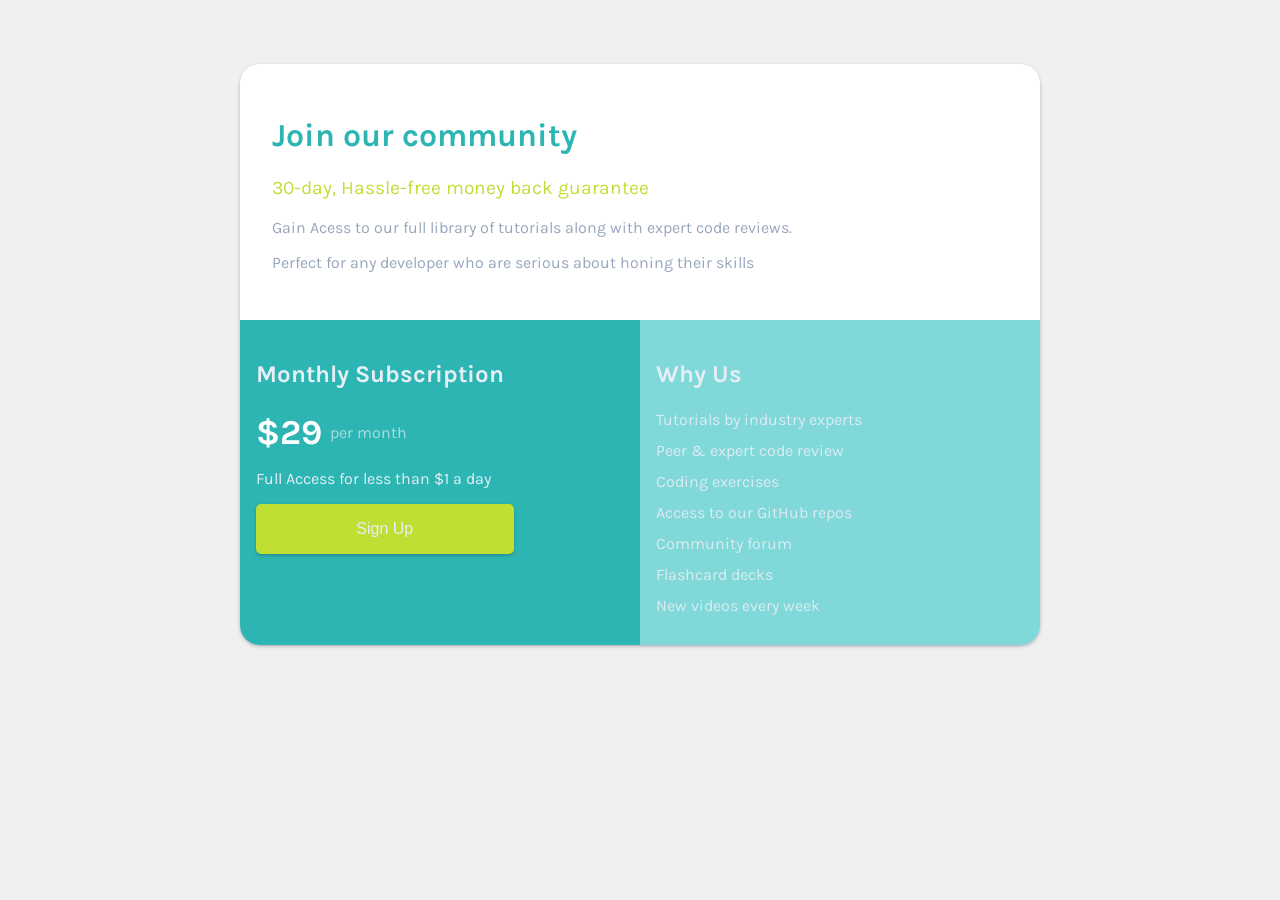
<file: Assignment 3/index.html>
<!doctype html>
<html lang="en">
  <head>
    <meta charset="UTF-8" />
    <meta name="viewport" content="width=device-width, initial-scale=1.0" />
    <title>Third Assignment</title>
    <!-- css -->
    <link rel="stylesheet" href="style.css" />
    <!-- font -->
    <link rel="preconnect" href="https://fonts.googleapis.com" />
    <link rel="preconnect" href="https://fonts.gstatic.com" crossorigin />
    <link href="https://fonts.googleapis.com/css2?family=Karla:ital,wght@0,200..800;1,200..800&display=swap" rel="stylesheet" />
  </head>
  <body>
    <div class="card-container">
      <div class="card-heading">
        <h1>Join our community</h1>
        <p>30-day, Hassle-free money back guarantee</p>
        <p>Gain Acess to our full library of tutorials along with expert code reviews.</p>
        <p>Perfect for any developer who are serious about honing their skills</p>
      </div>
      <!-- card body - contains the card contents -->
      <div class="card-body">
        <div class="card">
          <h3>Monthly Subscription</h3>
          <div class="sub-info">
            <span class="price">$29</span>
            <span class="duration">per month</span>
          </div>
          <p class="last-p">Full Access for less than &#36;1 a day</p>
          <button>Sign Up</button>
        </div>
        <!-- second card -->
        <div class="card card-2">
          <h3>Why Us</h3>
          <p>Tutorials by industry experts</p>
          <p>Peer & expert code review</p>
          <p>Coding exercises</p>
          <p>Access to our GitHub repos</p>
          <p>Community forum</p>
          <p>Flashcard decks</p>
          <p>New videos every week</p>
        </div>
      </div>
    </div>
  </body>
</html>
</file>
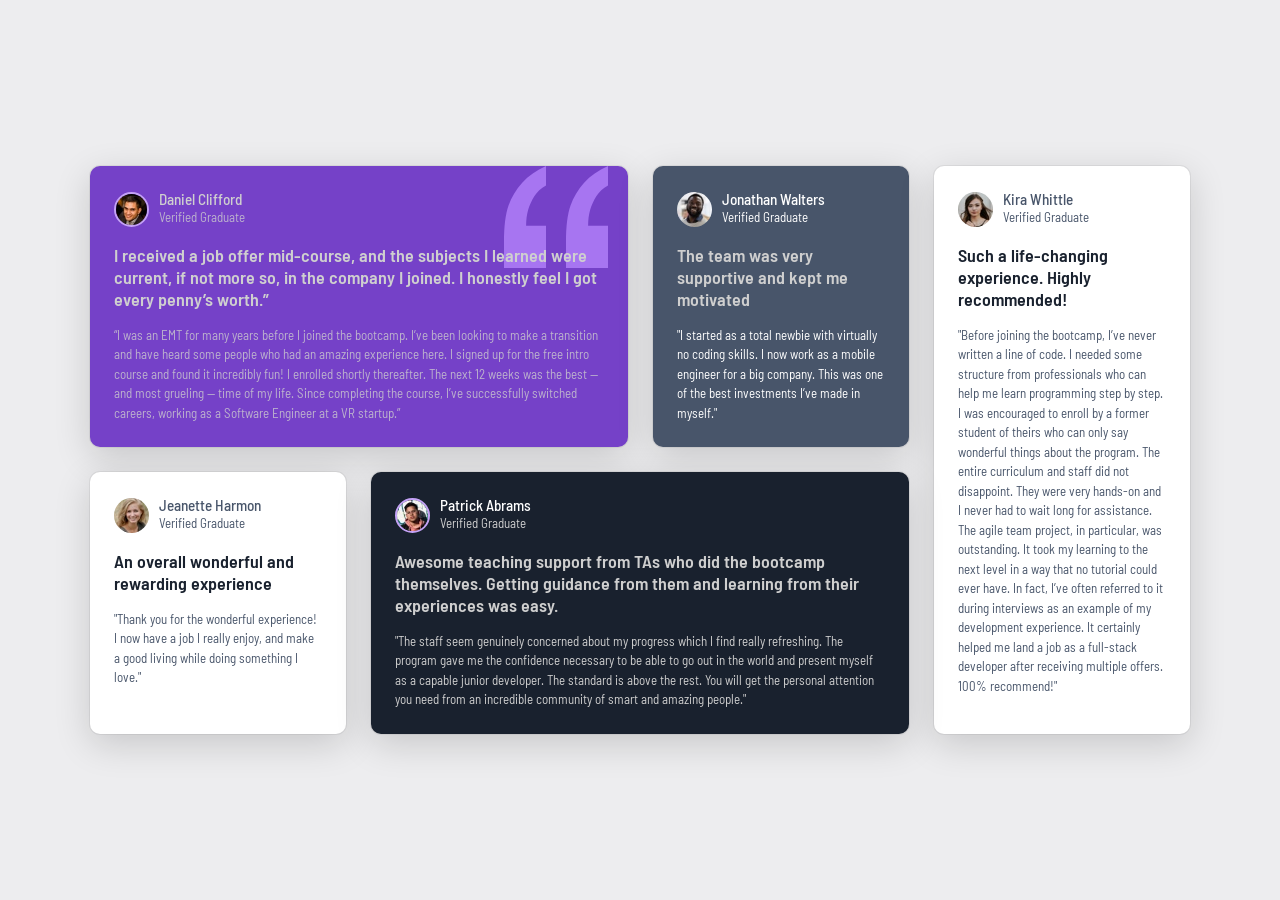
<file: Assignment 4/index.html>
<!doctype html>
<html lang="en">
  <head>
    <meta charset="UTF-8" />
    <meta name="viewport" content="width=device-width, initial-scale=1.0" />
    <title>Assignment 4</title>
    <!-- css -->
    <link rel="stylesheet" href="style.css" />
    <!-- font -->
    <link rel="preconnect" href="https://fonts.googleapis.com" />
    <link rel="preconnect" href="https://fonts.gstatic.com" crossorigin />
    <link
      href="https://fonts.googleapis.com/css2?family=Barlow+Semi+Condensed:ital,wght@0,100;0,200;0,300;0,400;0,500;0,600;0,700;0,800;0,900;1,100;1,200;1,300;1,400;1,500;1,600;1,700;1,800;1,900&display=swap"
      rel="stylesheet" />
  </head>
  <body>
    <div class="cards-container">
      <!-- Daniel Clifford -->
      <div class="card card1">
        <div class="card-info">
          <img src="images/image-daniel.jpg" alt="Daniel favicon" />
          <div class="heading">
            <h3>Daniel Clifford</h3>
            <p>Verified Graduate</p>
          </div>
        </div>
        <div class="card-text">
          <h4>I received a job offer mid-course, and the subjects I learned were current, if not more so, in the company I joined. I honestly feel I got every penny’s worth.”</h4>
          <p>
            “I was an EMT for many years before I joined the bootcamp. I’ve been looking to make a transition and have heard some people who had an amazing experience here. I signed up for the free
            intro course and found it incredibly fun! I enrolled shortly thereafter. The next 12 weeks was the best — and most grueling — time of my life. Since completing the course, I’ve
            successfully switched careers, working as a Software Engineer at a VR startup.”
          </p>
        </div>
      </div>
      <!-- Jonathan walters -->
      <div class="card card2">
        <div class="card-info">
          <img src="images/image-jonathan.jpg" alt="Jonathan Walters favicon" />
          <div class="heading">
            <h3>Jonathan Walters</h3>
            <p>Verified Graduate</p>
          </div>
        </div>
        <div class="card-text">
          <h4>The team was very supportive and kept me motivated</h4>
          <p>"I started as a total newbie with virtually no coding skills. I now work as a mobile engineer for a big company. This was one of the best investments I’ve made in myself."</p>
        </div>
      </div>
      <!-- Kira Whittle -->
      <div class="card card3">
        <div class="card-info">
          <img src="images/image-kira.jpg" alt="Kira Whittle favicon" />
          <div class="heading">
            <h3>Kira Whittle</h3>
            <p>Verified Graduate</p>
          </div>
        </div>
        <div class="card-text">
          <h4>Such a life-changing experience. Highly recommended!</h4>
          <p>
            "Before joining the bootcamp, I’ve never written a line of code. I needed some structure from professionals who can help me learn programming step by step. I was encouraged to enroll by a
            former student of theirs who can only say wonderful things about the program. The entire curriculum and staff did not disappoint. They were very hands-on and I never had to wait long for
            assistance. The agile team project, in particular, was outstanding. It took my learning to the next level in a way that no tutorial could ever have. In fact, I’ve often referred to it
            during interviews as an example of my development experience. It certainly helped me land a job as a full-stack developer after receiving multiple offers. 100% recommend!"
          </p>
        </div>
      </div>
      <!-- Jeanette Harmon -->
      <div class="card card4">
        <div class="card-info">
          <img src="images/image-jeanette.jpg" alt="Jeanette Harmon favicon" />
          <div class="heading">
            <h3>Jeanette Harmon</h3>
            <p>Verified Graduate</p>
          </div>
        </div>
        <div class="card-text">
          <h4>An overall wonderful and rewarding experience</h4>
          <p>"Thank you for the wonderful experience! I now have a job I really enjoy, and make a good living while doing something I love."</p>
        </div>
      </div>
      <!-- Patrick Abrams -->
      <div class="card card5">
        <div class="card-info">
          <img src="images/image-patrick.jpg" alt="Patrick Abrams favicon" />
          <div class="heading">
            <h3>Patrick Abrams</h3>
            <p>Verified Graduate</p>
          </div>
        </div>
        <div class="card-text">
          <h4>Awesome teaching support from TAs who did the bootcamp themselves. Getting guidance from them and learning from their experiences was easy.</h4>
          <p>
            "The staff seem genuinely concerned about my progress which I find really refreshing. The program gave me the confidence necessary to be able to go out in the world and present myself as a
            capable junior developer. The standard is above the rest. You will get the personal attention you need from an incredible community of smart and amazing people."
          </p>
        </div>
      </div>
    </div>
  </body>
</html>
</file>
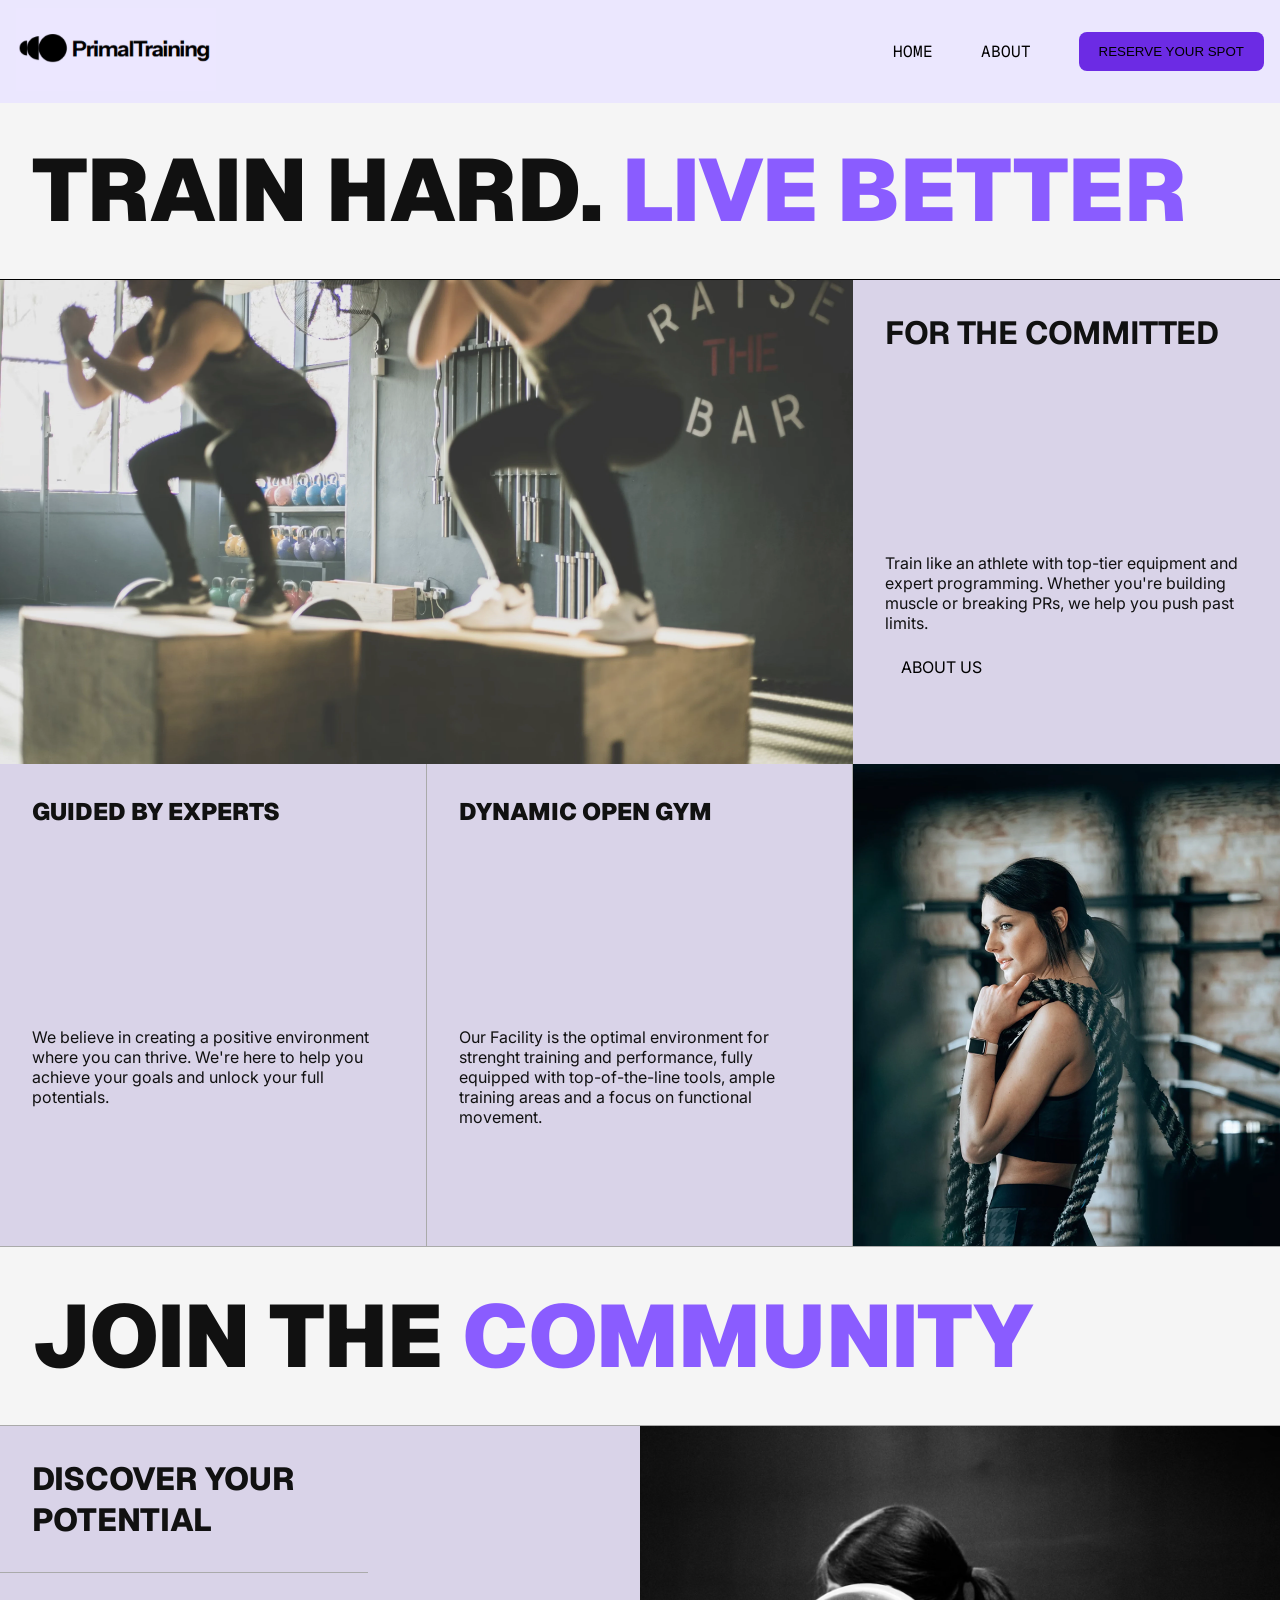
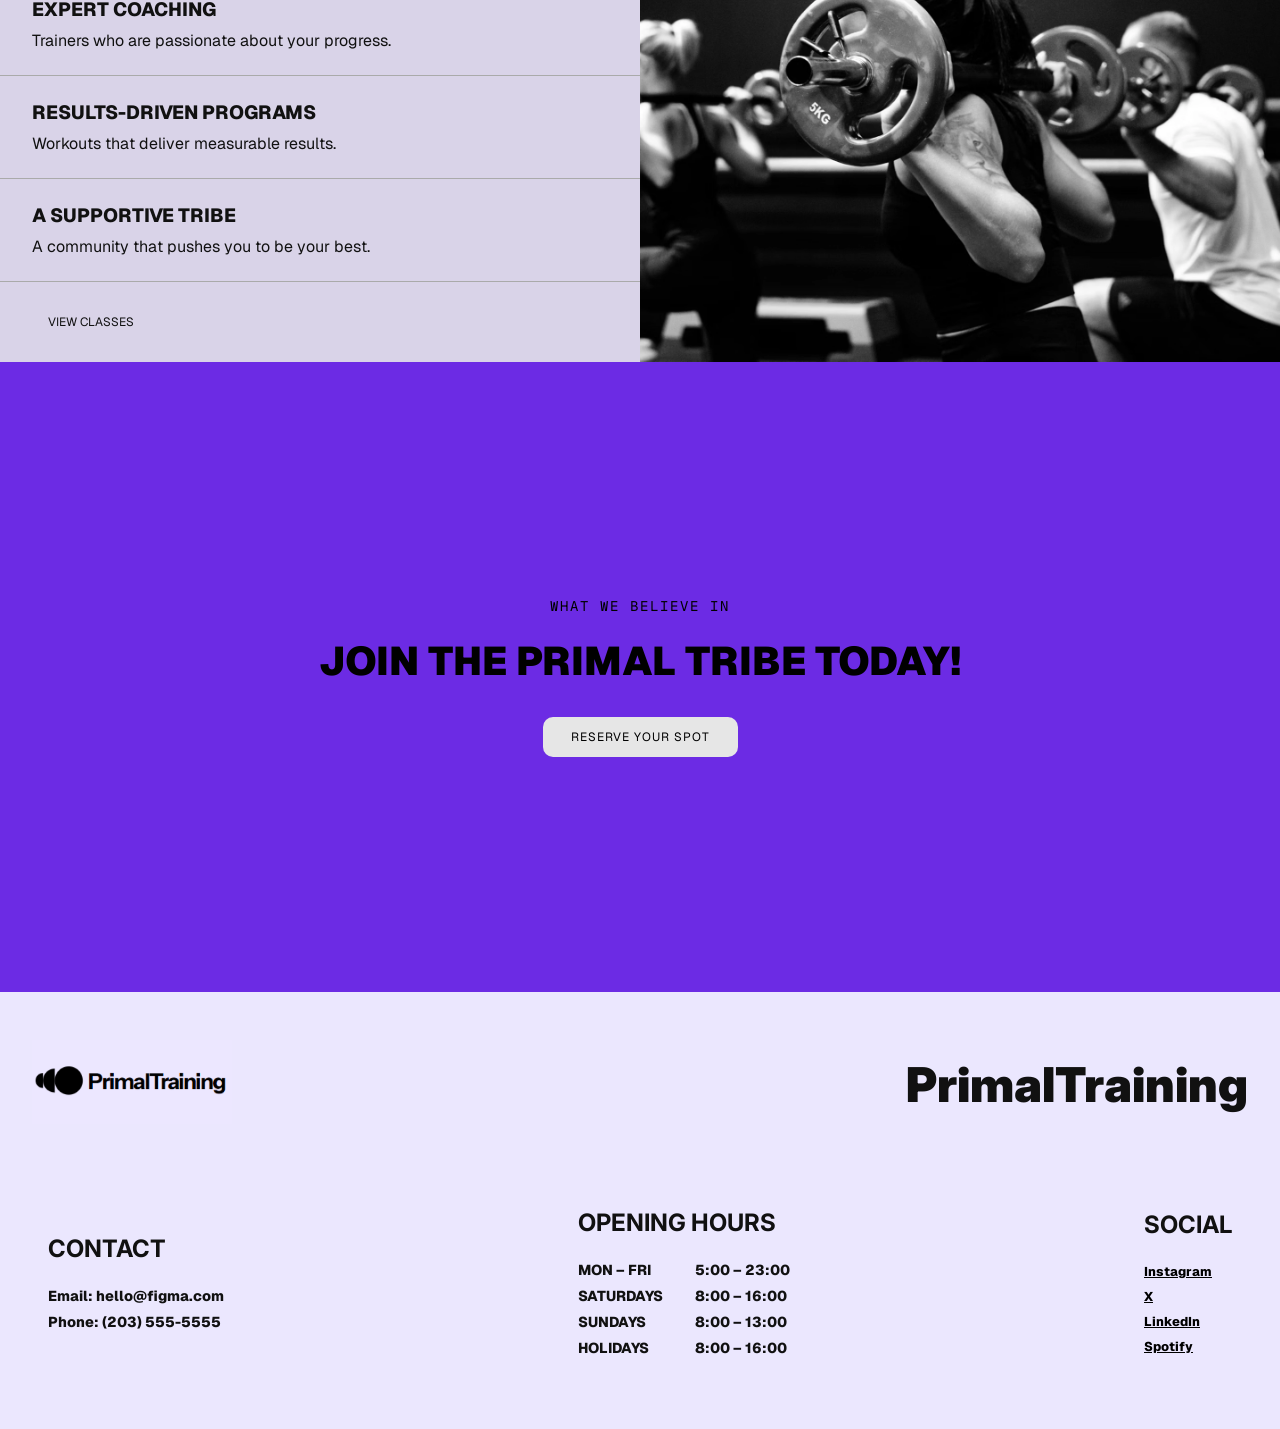
<file: Assignment 6/index.html>
<!doctype html>
<html lang="en">
  <head>
    <meta charset="UTF-8" />
    <meta name="viewport" content="width=device-width, initial-scale=1.0" />
    <title>Primal Training</title>
    <link rel="preconnect" href="https://fonts.googleapis.com" />
    <link rel="preconnect" href="https://fonts.gstatic.com" crossorigin />
    <link
      href="https://fonts.googleapis.com/css2?family=Geist+Mono:wght@100..900&family=Geist:wght@100..900&family=Inter:ital,opsz,wght@0,14..32,100..900;1,14..32,100..900&display=swap"
      rel="stylesheet" />
    <link rel="stylesheet" href="style.css" />
    <script defer src="index.js"></script>
  </head>
  <body>
    <!-- NAVBAR -->
    <header class="navbar">
      <div class="nav-container">
        <div class="logo">
          <img src="images/logo.png" alt="" />
        </div>
        <div class="menu-toggle" id="menu-toggle">
          <svg xmlns="http://www.w3.org/2000/svg" width="32" height="32" fill="#000000" viewBox="0 0 256 256">
            <path id="menu-path" d="M224,128a8,8,0,0,1-8,8H136v80a8,8,0,0,1-16,0V136H40a8,8,0,0,1,0-16h80V40a8,8,0,0,1,16,0v80h80A8,8,0,0,1,224,128Z"></path>
          </svg>
        </div>
        <nav class="nav-links">
          <a href="#">HOME</a>
          <a href="#">ABOUT</a>
          <button class="btn-primary">RESERVE YOUR SPOT</button>
        </nav>
      </div>
    </header>

    <!-- HERO -->
    <section class="hero">
      <h1>TRAIN HARD. <span>LIVE BETTER</span></h1>
    </section>

    <!-- SECTION 1 -->
    <section class="section split">
      <div class="image">
        <img src="images/image_7_cujxxf.webp" alt="training" />
      </div>

      <div class="content">
        <h2>FOR THE COMMITTED</h2>
        <p>Train like an athlete with top-tier equipment and expert programming. Whether you're building muscle or breaking PRs, we help you push past limits.</p>
        <a href="#">ABOUT US</a>
      </div>
    </section>

    <!-- SECTION 2 -->
    <section class="section grid-3">
      <div class="box">
        <h3>GUIDED BY EXPERTS</h3>
        <p>We believe in creating a positive environment where you can thrive. We're here to help you achieve your goals and unlock your full potentials.</p>
      </div>

      <div class="box">
        <h3>DYNAMIC OPEN GYM</h3>
        <p>Our Facility is the optimal environment for strenght training and performance, fully equipped with top-of-the-line tools, ample training areas and a focus on functional movement.</p>
      </div>

      <div class="image">
        <img src="images/image_5_yktrze.webp" alt="trainer" />
      </div>
    </section>

    <!-- SECTION 3 -->
    <section class="community">
      <h1>JOIN THE <span>COMMUNITY</span></h1>

      <div class="community-grid">
        <div class="left">
          <h2>DISCOVER YOUR POTENTIAL</h2>

          <div class="item">
            <h4>EXPERT COACHING</h4>
            <p>Trainers who are passionate about your progress.</p>
          </div>

          <div class="item">
            <h4>RESULTS-DRIVEN PROGRAMS</h4>
            <p>Workouts that deliver measurable results.</p>
          </div>

          <div class="item">
            <h4>A SUPPORTIVE TRIBE</h4>
            <p>A community that pushes you to be your best.</p>
          </div>
          <div>
            <div class="view">
              <a>VIEW CLASSES</a>
            </div>
          </div>
        </div>
        <div class="right">
          <img src="images/image_6_gtgg11.webp" alt="community" />
        </div>
      </div>
    </section>

    <!-- Gradient section -->
    <section class="cta">
      <div class="cta-content">
        <p class="cta-subtitle">WHAT WE BELIEVE IN</p>

        <h1 class="cta-title">JOIN THE PRIMAL TRIBE TODAY!</h1>

        <button class="cta-btn">RESERVE YOUR SPOT</button>
      </div>
    </section>

    <!-- footer -->

    <footer class="footer">
      <!-- TOP BRAND ROW -->
      <div class="footer-top">
        <div class="footer-logo">
          <img src="images/logo.png" alt="logo" />
        </div>

        <h1 class="footer-brand">PrimalTraining</h1>
      </div>

      <!-- BOTTOM CONTENT -->
      <div class="footer-content">
        <div class="footer-col">
          <h3>CONTACT</h3>
          <p>Email: hello@figma.com</p>
          <p>Phone: (203) 555-5555</p>
        </div>

        <div class="footer-col">
          <h3>OPENING HOURS</h3>

          <div class="duration">
            <div class="days">
              <p>MON – FRI</p>
              <p>SATURDAYS</p>
              <p>SUNDAYS</p>
              <p>HOLIDAYS</p>
            </div>
            <div class="time">
              <p>5:00 – 23:00</p>
              <p>8:00 – 16:00</p>
              <p>8:00 – 13:00</p>
              <p>8:00 – 16:00</p>
            </div>
          </div>
        </div>

        <div class="footer-col">
          <h3>SOCIAL</h3>
          <a href="#">Instagram</a>
          <a href="#">X</a>
          <a href="#">LinkedIn</a>
          <a href="#">Spotify</a>
        </div>
      </div>
    </footer>
  </body>
</html>
</file>
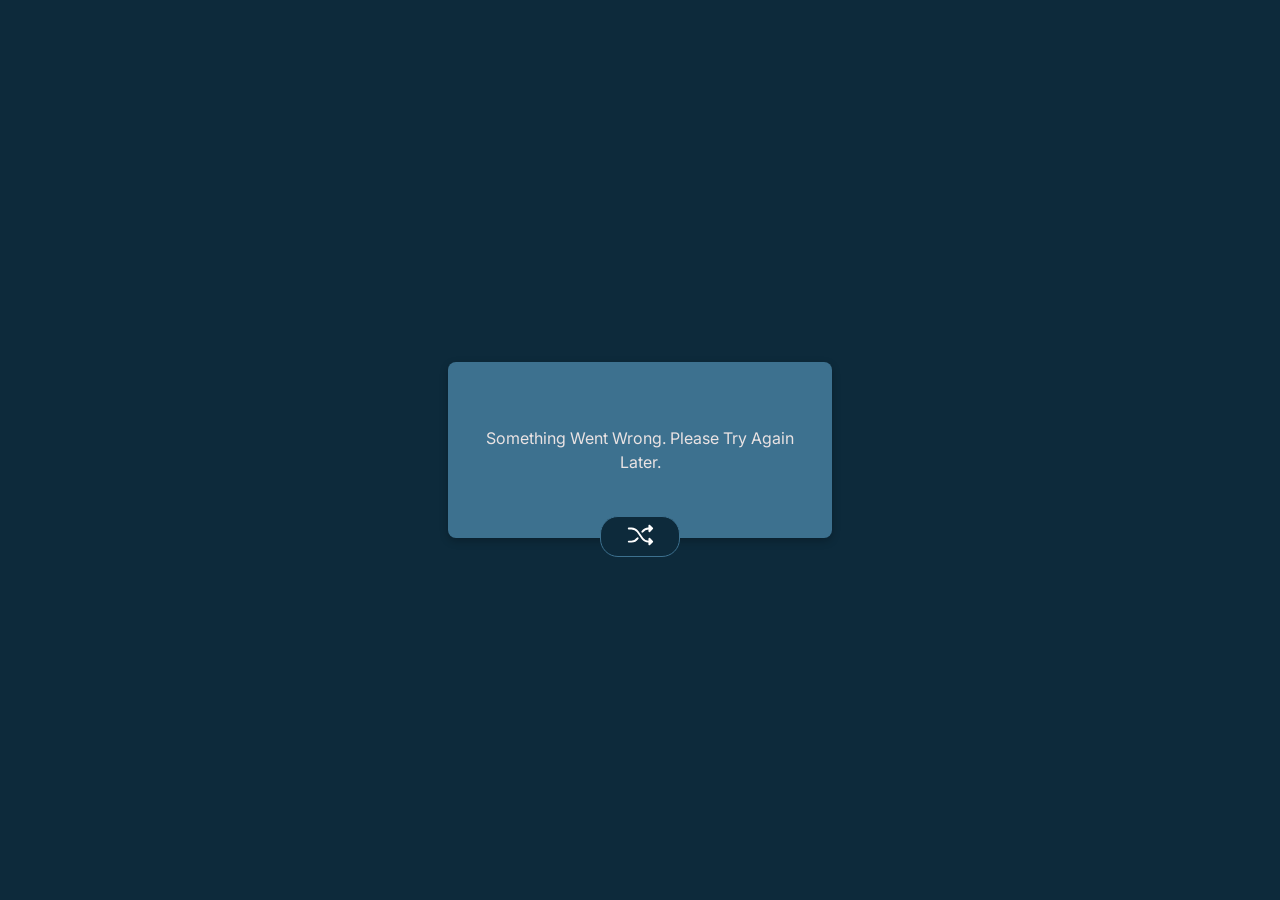
<file: Assignment 7/index.html>
<!doctype html>
<html lang="en">
  <head>
    <meta charset="UTF-8" />
    <meta name="viewport" content="width=device-width, initial-scale=1.0" />
    <title>Advice APP</title>
    <!-- css file -->
    <link rel="stylesheet" href="style.css" />
    <!-- font -->
    <link rel="preconnect" href="https://fonts.googleapis.com" />
    <link rel="preconnect" href="https://fonts.gstatic.com" crossorigin />
    <link href="https://fonts.googleapis.com/css2?family=Inter:ital,opsz,wght@0,14..32,100..900;1,14..32,100..900&display=swap" rel="stylesheet" />
    <!-- js file -->
    <script defer src="index.js"></script>
  </head>
  <body>
    <div class="card-body">
      <card-top>
        <p class="jokes-id" id="id"></p>
      </card-top>

      <div class="card-details">
        <p class="jokes" id="jokes"></p>
      </div>

      <button class="dice-btn" id="diceBtn">
        <svg xmlns="http://www.w3.org/2000/svg" width="30" height="30" fill="#000000" viewBox="0 0 256 256">
          <path
            d="M237.66,178.34a8,8,0,0,1,0,11.32l-24,24A8,8,0,0,1,200,208V192a72.15,72.15,0,0,1-57.65-30.14l-41.72-58.4A56.1,56.1,0,0,0,55.06,80H32a8,8,0,0,1,0-16H55.06a72.12,72.12,0,0,1,58.59,30.15l41.72,58.4A56.08,56.08,0,0,0,200,176V160a8,8,0,0,1,13.66-5.66ZM143,107a8,8,0,0,0,11.16-1.86l1.2-1.67A56.08,56.08,0,0,1,200,80V96a8,8,0,0,0,13.66,5.66l24-24a8,8,0,0,0,0-11.32l-24-24A8,8,0,0,0,200,48V64a72.15,72.15,0,0,0-57.65,30.14l-1.2,1.67A8,8,0,0,0,143,107Zm-30,42a8,8,0,0,0-11.16,1.86l-1.2,1.67A56.1,56.1,0,0,1,55.06,176H32a8,8,0,0,0,0,16H55.06a72.12,72.12,0,0,0,58.59-30.15l1.2-1.67A8,8,0,0,0,113,149Z"></path>
        </svg>
      </button>
    </div>
  </body>
</html>
</file>
<file: Assignment 3/style.css>
* {
  padding: 0;
  box-sizing: border-box;
}
/* General styles */
body {
  font-family: karla, sans-serif;
  box-sizing: border-box;
  font-size: 16px;
  background-color: rgba(240, 240, 240);
}
/* card container and card contents */
.card-container {
  max-width: 800px;
  margin: 4rem auto;
  box-shadow:
    rgba(50, 50, 93, 0.25) 0px 2px 5px -1px,
    rgba(0, 0, 0, 0.3) 0px 1px 3px -1px;
  border-radius: 20px;
  overflow: hidden;
}
.card-heading {
  padding: 2rem;
  background-color: hsl(204, 43%, 100%);
  background-color: #fff;
}
.card-heading h1 {
  color: hsl(179, 61%, 44%);
}
.card-heading :nth-child(2) {
  color: hsl(71, 73%, 54%);
  font-size: 1.2rem;
}
.card-heading :nth-child(3),
.card-heading :nth-child(4) {
  color: hsl(218, 22%, 67%);
}
.card-body {
  display: grid;
  grid-template-columns: 1fr 1fr;
  justify-content: center;
}
.card {
  height: auto;
  background-color: hsl(179, 61%, 44%);
  padding: 1rem;
  color: white;
}
.card h3,
.card-2 h3 {
  color: hsl(204, 43%, 93%);
  font-size: 1.5rem;
}
.card-2 {
  background-color: hsl(181, 54%, 68%);
}
/* subscription and duration */
.sub-info {
  display: flex;
  gap: 0.5rem;
  align-items: center;
}

.sub-info .price {
  font-size: 35px;
  font-weight: bold;
}

.sub-info .duration {
  color: hsl(204, 43%, 93%);
  opacity: 0.7;
}
.last-p {
  color: hsl(204, 43%, 93%);
}
.card button {
  width: 70%;
  background-color: hsl(71, 73%, 54%);
  color: hsl(204, 43%, 93%);
  font-size: 1rem;
  border: none;
  padding: 1rem;
  border-radius: 5px;
  cursor: pointer;
  box-shadow:
    rgba(50, 50, 93, 0.25) 0px 2px 5px -1px,
    rgba(0, 0, 0, 0.3) 0px 1px 3px -1px;
}
.card button:hover {
  background-color: hsl(71, 82%, 39%);
  transition: all 0.5s ease;
}
/* second card styles */
.card-2 p {
  color: hsl(204, 43%, 93%);
  opacity: 0.9;
  line-height: 15px;
}

/* media queries */
@media (max-width: 768px) {
  .card-body {
    grid-template-columns: 1fr;
  }
  .card button {
    width: 80%;
    padding: 0.8rem;
  }
  .card h3,
  .card-2 h3 {
    color: hsl(204, 43%, 93%);
    font-size: 1.3rem;
  }
}
/* mobile view */
@media (max-width: 480px) {
  .card-container {
    max-width: 500px;
  }
  .card button {
    width: 100%;
    padding: 0.6rem;
  }
  .card-heading h1 {
    font-size: 1.3rem;
  }
  .card-heading :nth-child(2) {
    font-size: 1.125rem;
  }
  .card-heading :nth-child(3),
  .card-heading :nth-child(4) {
    font-size: 0.875rem;
  }

  .sub-info .price {
    font-size: 23px;
  }
  .sub-info .duration {
    font-size: 0.875rem;
  }
  .card h3,
  .card-2 h3 {
    color: hsl(204, 43%, 93%);
    font-size: 1.25rem;
  }
  .last-p {
    font-size: 0.875rem;
  }
  .card-2 p {
    font-size: 0.875rem;
  }
  .card button {
    font-size: 0.85rem;
  }
}
</file>
<file: Assignment 4/style.css>
* {
  margin: 0;
  padding: 0;
  box-sizing: border-box;
}
body {
  background-color: rgb(237, 237, 239);
  font-family: "Barlow Semi Condensed", sans-serif;
  font-weight: 400;
  /* font-size: 13px; */
  display: flex;
  justify-content: center;
  align-items: center;
  min-height: 100vh;
}
.cards-container {
  display: grid;
  grid-template-columns: repeat(4, 1fr);
  grid-template-rows: auto;
  grid-auto-rows: minmax(auto);
  gap: 25px;
  max-width: 1100px;
}
.card {
  padding: 1.5rem;
  border-radius: 10px;
  box-shadow:
    rgba(0, 0, 0, 0.16) 0px 10px 36px 0px,
    rgba(0, 0, 0, 0.06) 0px 0px 0px 1px;
  font-size: 13px;
  color: hsl(214, 17%, 92%);
  font-weight: 400;
}
.card1 {
  background-color: hsl(263, 55%, 52%);
  color: hsl(0, 0%, 81%);
  grid-column: 1 / 3;
  grid-row: 1 / 2;
  background-image: url("images/bg-pattern-quotation.svg");
  background-repeat: no-repeat;
  background-position: top right 20px;
}
.card1 p {
  color: hsl(0, 0%, 81%);
  opacity: 0.8;
}
.card p {
  font-size: 13px;
  font-weight: 400;
  line-height: 1.5;
}
.card-info {
  display: flex;
  gap: 10px;
  align-items: center;
  margin: 0 0 1rem 0;
}
.card-info img {
  border-radius: 50%;
  width: 35px;
  height: 35px;
}
.card1 img,
.card5 img {
  border: 2px solid hsl(264, 82%, 80%);
}
.card2 {
  grid-column: 3 / 4;
  grid-row: 1 / 2;
  background: hsl(217, 19%, 35%);
  color: white;
}
.card3 {
  grid-column: 4 / 5;
  grid-row: 1 / 3;
  background-color: #fff;
  color: white;
}

.card4 {
  grid-column: 1 / 2;
  grid-row: 2 / 3;
  background-color: hsl(0, 0%, 100%);
}
.card5 {
  grid-column: 2 / 4;
  grid-row: 2 / 3;
  background-color: #19212e;
  color: hsl(0, 0%, 100%);
}

.card h3 {
  font-weight: 500;
}

.card h4 {
  font-weight: 600;
  font-size: 18px;
}

.card3 h4,
.card4 h4 {
  color: hsl(219, 29%, 14%);
}

.card3 p,
.card4 p,
.card5 p {
  color: hsl(217, 19%, 35%);
}
.card5 p,
.card5 h4 {
  color: hsl(0, 0%, 81%);
}
h4 {
  color: hsl(0, 0%, 81%);
}
.card3 h3,
.card4 h3 {
  color: hsl(217, 19%, 35%);
}
.card-text p {
  margin-top: 1rem;
}

/* Media Query for large screens */
@media (min-width: 1440px) {
  .cards-container {
    max-width: 1110px;
    gap: 30px;
  }

  body {
    padding: 2rem;
  }
}

/* Media Query for tablets and smaller screens */
@media (max-width: 768px) {
  .cards-container {
    grid-template-columns: repeat(2, 1fr);
  }

  .card1,
  .card2,
  .card3,
  .card4,
  .card5 {
    grid-column: auto;
    grid-row: auto;
  }
  .card2 {
    grid-row: 2;
  }
  .card4 {
    grid-row: 4;
  }
}

/* media query for small screens */
@media (max-width: 375px) {
  body {
    padding: 2rem 1rem;
    align-items: flex-start;
  }

  .cards-container {
    grid-template-columns: 1fr;
    gap: 25px;
  }

  /* Reset the grid placements to fit small screens*/
  .card1,
  .card2,
  .card3,
  .card4,
  .card5 {
    grid-column: auto;
    grid-row: auto;
  }
}
</file>
<file: Assignment 6/style.css>
* {
  margin: 0;
  padding: 0;
  box-sizing: border-box;
}

body {
  background: #f5f5f5;
  color: #111;
  font-family: "inter", sans-serif;
}

.navbar {
  background-color: rgb(235, 231, 254);
  padding: 0.5rem 1rem;
  position: fixed;
  top: 0;
  left: 0;
  width: 100%;
  z-index: 1000;
}

.nav-container {
  display: flex;
  justify-content: space-between;
  align-items: center;
}

.logo img {
  width: 200px;
}

.nav-links {
  display: flex;
  align-items: center;
  gap: 3rem;
  transition: all 0.5s ease;
  font-weight: 400;
  font-family: "Geist Mono";
  /* font-weight: 900; */
}

.nav-links a {
  text-decoration: none;
  color: black;
}
.nav-links a:hover {
  color: #747171;
}
.btn-primary {
  background-color: #6c2be4;
  border: none;
  padding: 12px 20px;
  color: #000;
  border-radius: 8px;
  cursor: pointer;
  transition: all 0.5s ease;
}
.btn-primary:hover,
.split a:hover {
  background-color: #000;
  color: #fff;
}

/* toggle button */
.menu-toggle {
  display: none;
  font-size: 1.8rem;
  cursor: pointer;
}

/* HERO SECTION*/
.hero {
  padding: 2rem;
  border-top: 1px solid #000;
  border-bottom: 1px solid #000;
}

.hero h1 {
  font-size: 5.5rem;
  font-weight: 900;
  padding-top: 100px;
  font-family: "Geist";
  font-style: normal;
  font-weight: 900;
}

.hero span {
  color: #8a5cff;
}

/* SPLIT SECTION */
.split {
  display: grid;
  grid-template-columns: 2fr 1fr;
}

.split img {
  width: 100%;
  height: 100%;
  object-fit: cover;
}

.split .content {
  background: #d9d3e8;
  padding: 2rem;
}

.split h2 {
  font-size: 2rem;
  margin-bottom: 200px;
  font-family: "Geist";
}

.split a {
  display: inline-block;
  margin-top: 1rem;
  text-decoration: none;
  color: black;
  cursor: pointer;
  padding: 0.5rem 1rem;
  font-size: 1rem;
  border-radius: 8px;
}

/* GRID 3 */
.grid-3 {
  display: grid;
  grid-template-columns: 1fr 1fr 1fr;
}

.grid-3 .box {
  padding: 2rem;
  background: #d9d3e8;
  border-right: 1px solid #aaa;
}

.grid-3 img {
  width: 100%;
  height: 100%;
  object-fit: cover;
}
.box h3 {
  margin-bottom: 200px;
  font-size: 1.5rem;
  font-family: "Geist";
  font-weight: 900;
}

/* community styles */
.community {
  border-top: 1px solid #aaa;
  font-family: "Geist";
}

.community h1 {
  font-size: 5.5rem;
  padding: 2rem;
  border-bottom: 1px solid #aaa;
  font-family: Geist;
  font-weight: 900;
}

.community span {
  color: #8a5cff;
}

.community-grid {
  display: grid;
  grid-template-columns: 1fr 1fr;
}

.left {
  background: #d9d3e8;
  font-family: "Geist";
}

.left h2 {
  padding: 2rem;
  border-bottom: 1px solid #aaa;
  font-size: 2rem;
  font-weight: 800;
  max-width: 16ch;
}
.left h4 {
  margin-bottom: 0.5rem;
  font-size: 1.2rem;
  font-weight: 800;
}
.item {
  padding: 1.5rem 2rem;
  border-bottom: 1px solid #aaa;
}
.view {
  font-size: 12px;
  display: block;
  cursor: pointer;
  padding: 2rem;
}
.view a {
  padding: 1rem;
  border-radius: 8px;
  transition: all 0.3s ease;
}
.view a:hover {
  background-color: black;
  color: white;
}

.right img {
  width: 100%;
  height: 100%;
  object-fit: cover;
}

/* CTA SECTION */
.cta {
  height: 70vh;
  background-color: #6c2be4;
  display: flex;
  justify-content: center;
  align-items: center;
  text-align: center;
}

.cta-content {
  color: #000000;
}

.cta-subtitle {
  font-size: 14px;
  letter-spacing: 2px;
  margin-bottom: 20px;
  font-family: "Geist Mono";
}

.cta-title {
  font-size: 2.5rem;
  font-weight: 900;
  margin-bottom: 30px;
  font-family: "Geist";
}

.cta-btn {
  background: #e6e6e6;
  border: none;
  padding: 12px 28px;
  font-size: 12px;
  border-radius: 10px;
  cursor: pointer;
  letter-spacing: 1px;
  transition: 0.3s ease;
  font-family: "Geist";
}

.cta-btn:hover {
  background: black;
  color: white;
  transform: translateY(-2px);
}

/* footer styles */
.footer {
  background: rgb(235, 231, 254);
  padding: 3rem 2rem;
}

.footer-top {
  display: flex;
  justify-content: space-between;
  align-items: center;
  margin-bottom: 4rem;
}

.footer-logo img {
  width: 200px;
}

.footer-brand {
  font-size: 3rem;
  font-weight: 900;
}

.footer-content {
  display: flex;
  justify-content: space-between;
  align-items: center;
  padding: 1rem;
  font-family: "Geist";
  font-weight: 800;
}

.footer-col h3 {
  font-size: 1.5rem;
  margin-bottom: 1.5rem;
  font-family: "inter";
}

.footer-col p {
  margin-bottom: 0.5rem;
  font-size: 0.9rem;
}
.duration {
  display: flex;
  align-items: center;
  justify-content: center;
  gap: 2rem;
}
/* SOCIAL LINKS */
.footer-col a {
  display: block;
  margin-bottom: 0.5rem;
  color: black;
  text-decoration: underline;
  font-size: 0.8rem;
  transition: all 0.3s ease;
}
.footer-col a:hover {
  color: #aaa;
}

/* RESPONSIVE DESIGN */
@media (max-width: 798px) {
  .menu-toggle {
    display: block;
  }

  .nav-links {
    position: absolute;
    top: 100px;
    left: 0;
    width: 100%;
    height: 50vh;
    background: rgb(235, 231, 254);

    flex-direction: column;
    align-items: flex-start;
    gap: 0;

    display: none;
  }

  .nav-links a,
  .nav-links button {
    width: 100%;
    padding: 2rem;
    margin-top: 1rem;
    border-bottom: 1px solid #aaa;
    font-size: 2rem;
  }
  .nav-links button {
    color: #fff;
    font-size: 1.2rem;
    letter-spacing: 1px;
  }
  .nav-links.active {
    display: flex;
  }
  .hero h1,
  .community h1 {
    font-size: 2rem;
  }
  .left h2 {
    font-size: 1.5rem;
  }
  .split {
    display: grid;
    grid-template-columns: 1fr;
  }
  .grid-3 {
    grid-template-columns: 1fr 1fr;
    display: flex;
    flex-direction: column-reverse;
  }
  .community-grid {
    grid-template-columns: 1fr;
    display: flex;
    flex-direction: column-reverse;
  }

  .view {
    text-align: center;
  }
  .view a:hover {
    padding: 1rem 8rem;
  }
  .footer-top {
    flex-direction: column;
    align-items: flex-start;
    gap: 1.5rem;
  }
  .footer-content {
    flex-direction: column;
    align-items: flex-start;
    gap: 3rem;
  }
}
</file>
<file: Assignment 7/style.css>
* {
  padding: 0;
  margin: 0;
  box-sizing: border-box;
}
body {
  font-family: "inter", sans-serif;
  background-color: #0d2a3b;
  color: #eae3e3;
  display: flex;
  justify-content: center;
  align-items: center;
  height: 100vh;
}

.card-body {
  background-color: #3d718f;
  display: flex;
  flex-direction: column;
  align-items: center;
  gap: 2rem;
  border-radius: 8px;
  padding: 2rem;
  max-width: 350px;
  text-align: center;
  line-height: 1.5;
  box-shadow: rgba(0, 0, 0, 0.24) 0px 3px 8px;
  position: relative;
}

.jokes-id {
  color: #0d2a3b;
  font-family: "Courier New", Courier, monospace;
  font-size: 0.8rem;
  font-weight: 600;
}

.card-details p {
  font-size: 1rem;
  text-transform: capitalize;
  max-width: 32ch;
  margin-bottom: 2rem;
}

.dice-btn {
  background-color: #0d2a3b;
  color: #fff;
  border: 1px solid #3d718f;
  cursor: pointer;
  padding: 0.2rem 1.5rem;
  border-radius: 18px;
  transition: all 0.3s ease;
  position: absolute;
  bottom: -1.2rem;
}
.dice-btn:hover {
  background-color: #033452;
}
svg {
  fill: #fff;
  transition: all 0.3s ease;
}
.dice-btn:hover svg {
  fill: #3d718f;
  transform: rotate(180deg) scale(1.05);
}

/* media queries */
@media (min-width: 729px) {
  .card-body {
    max-width: 500px;
  }
}
</file>
